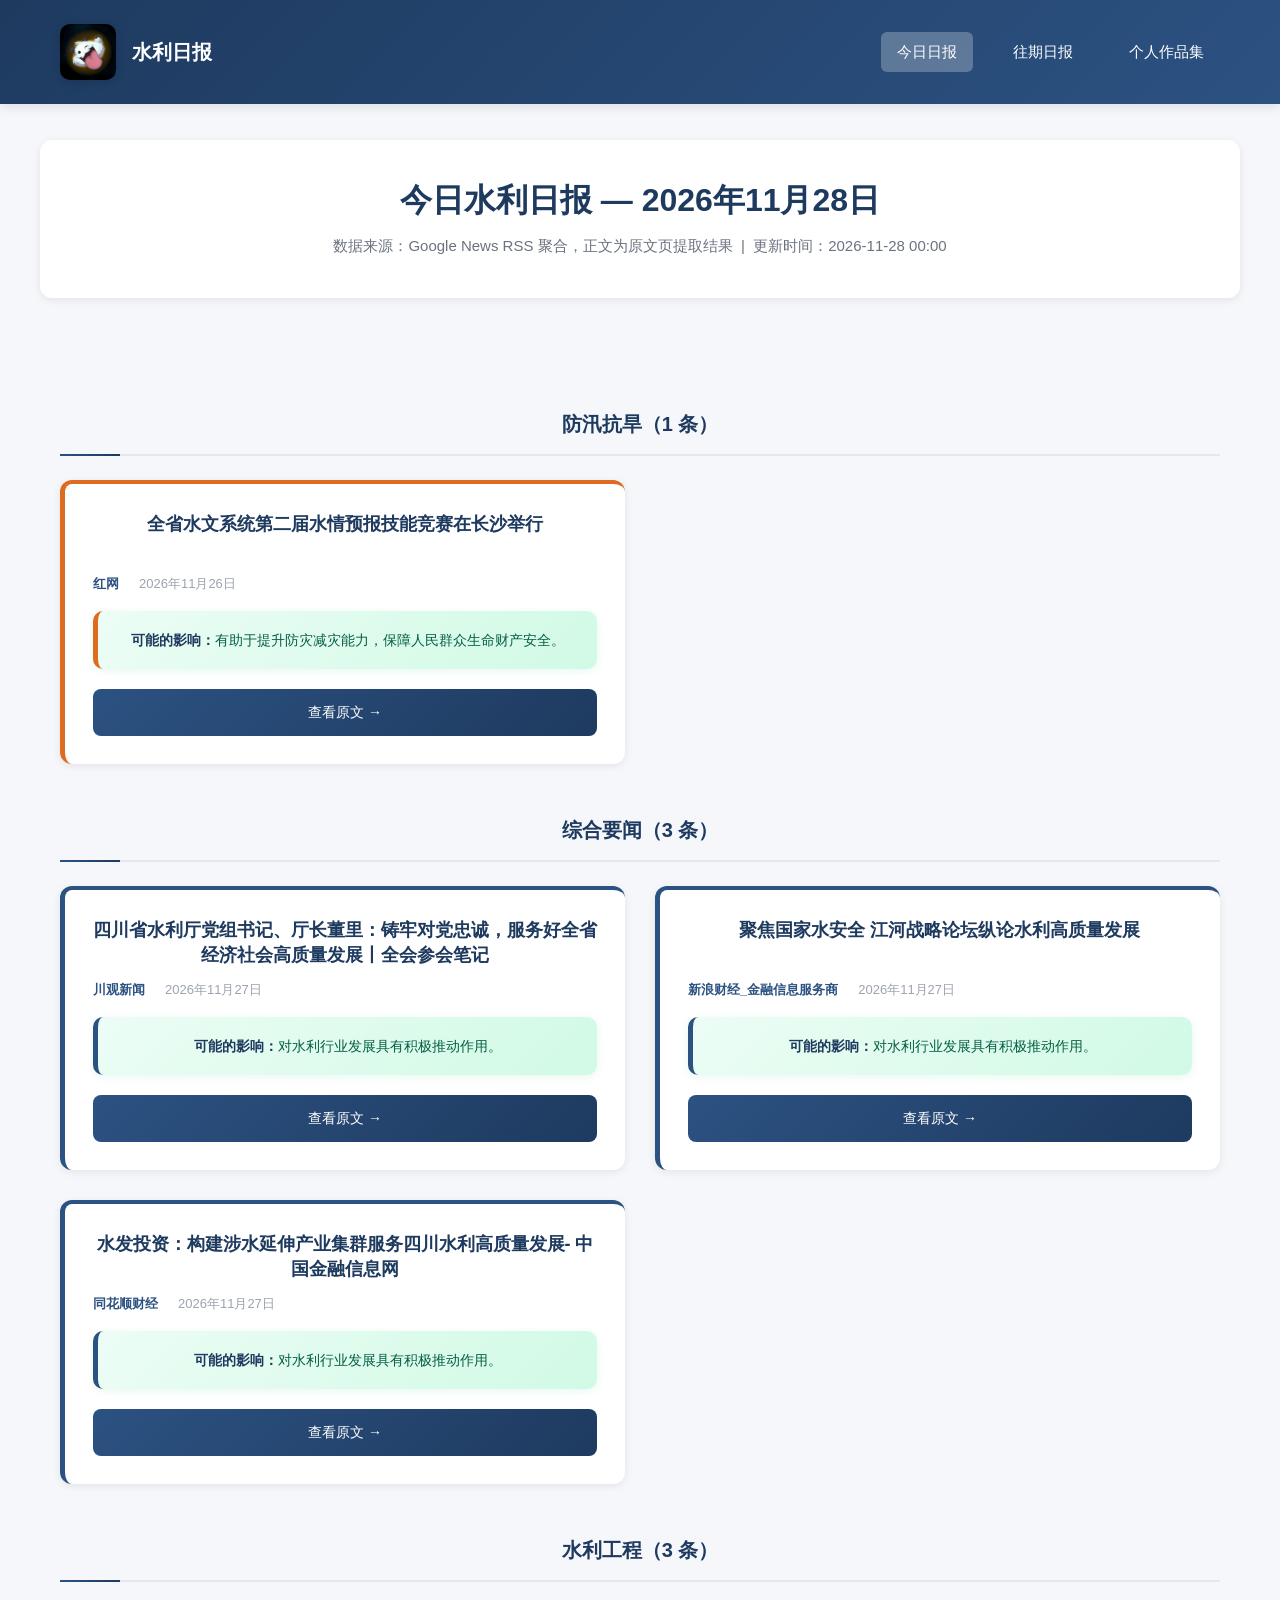
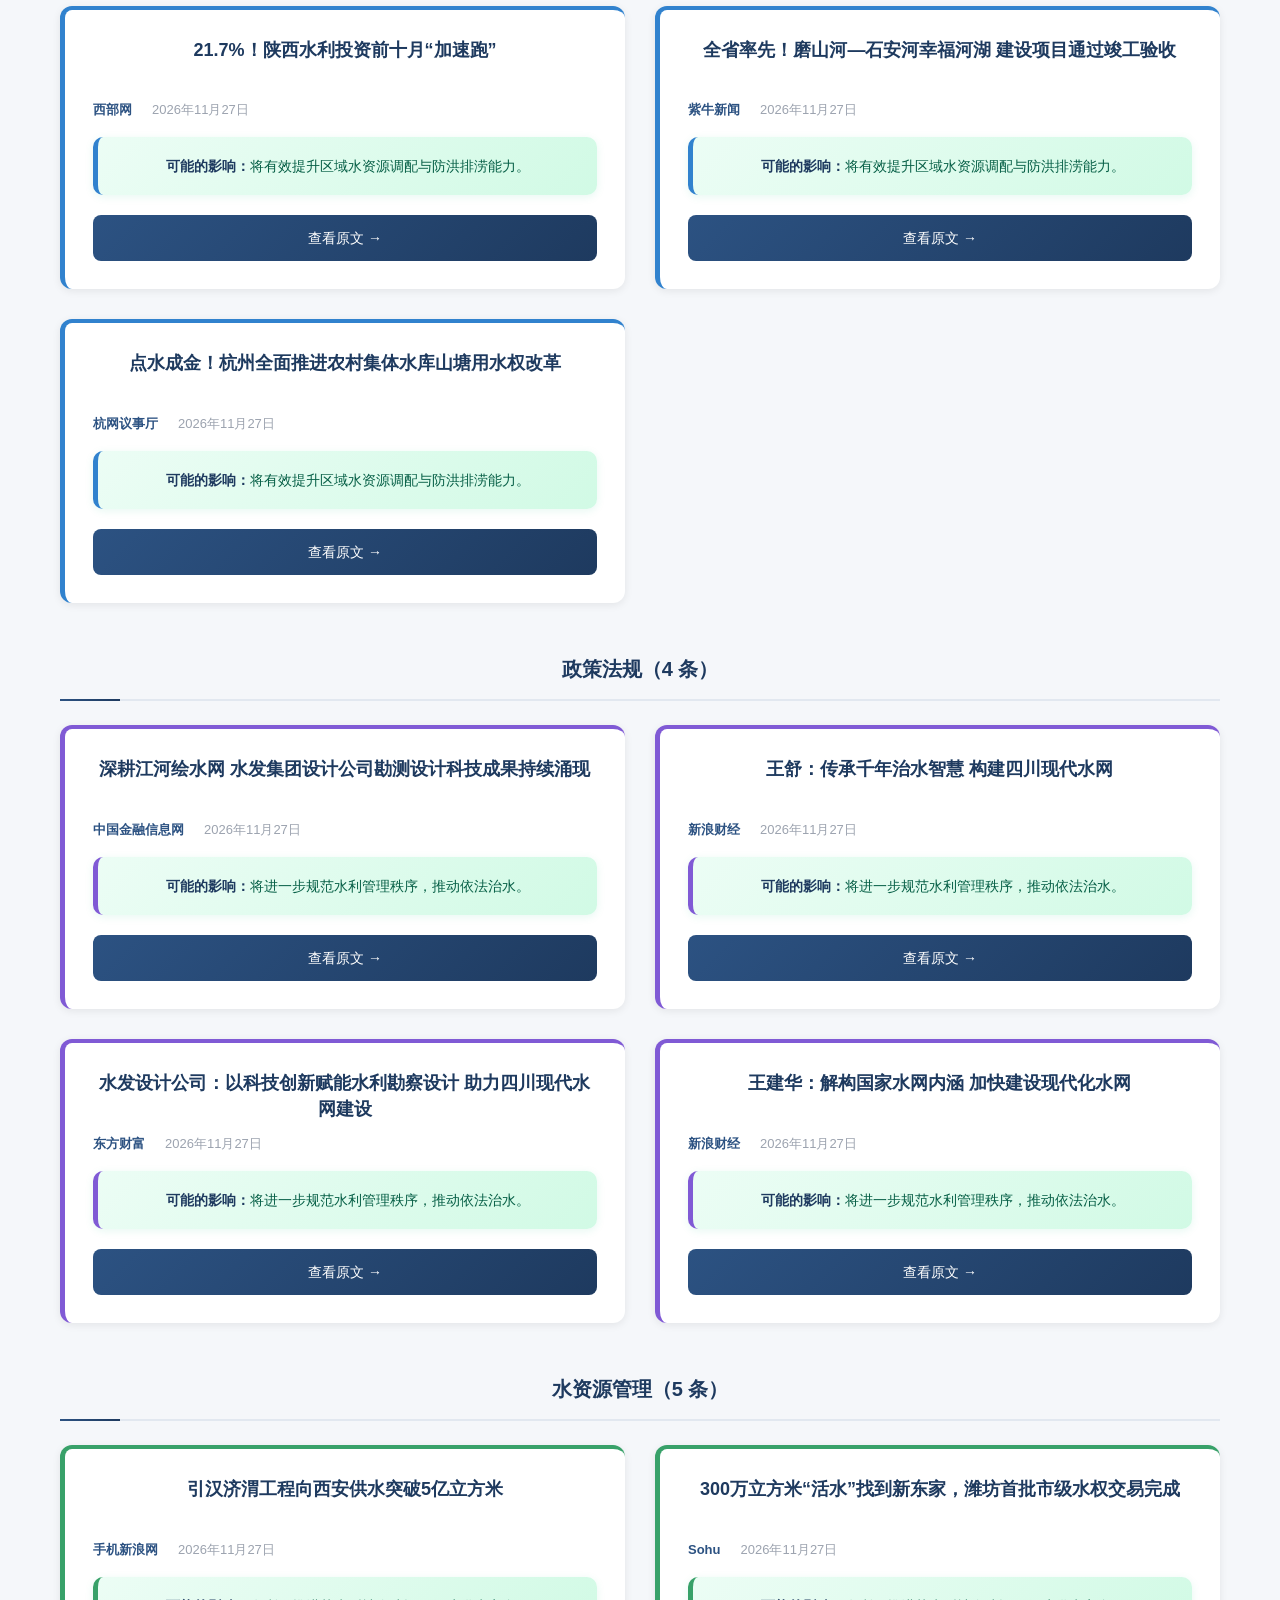
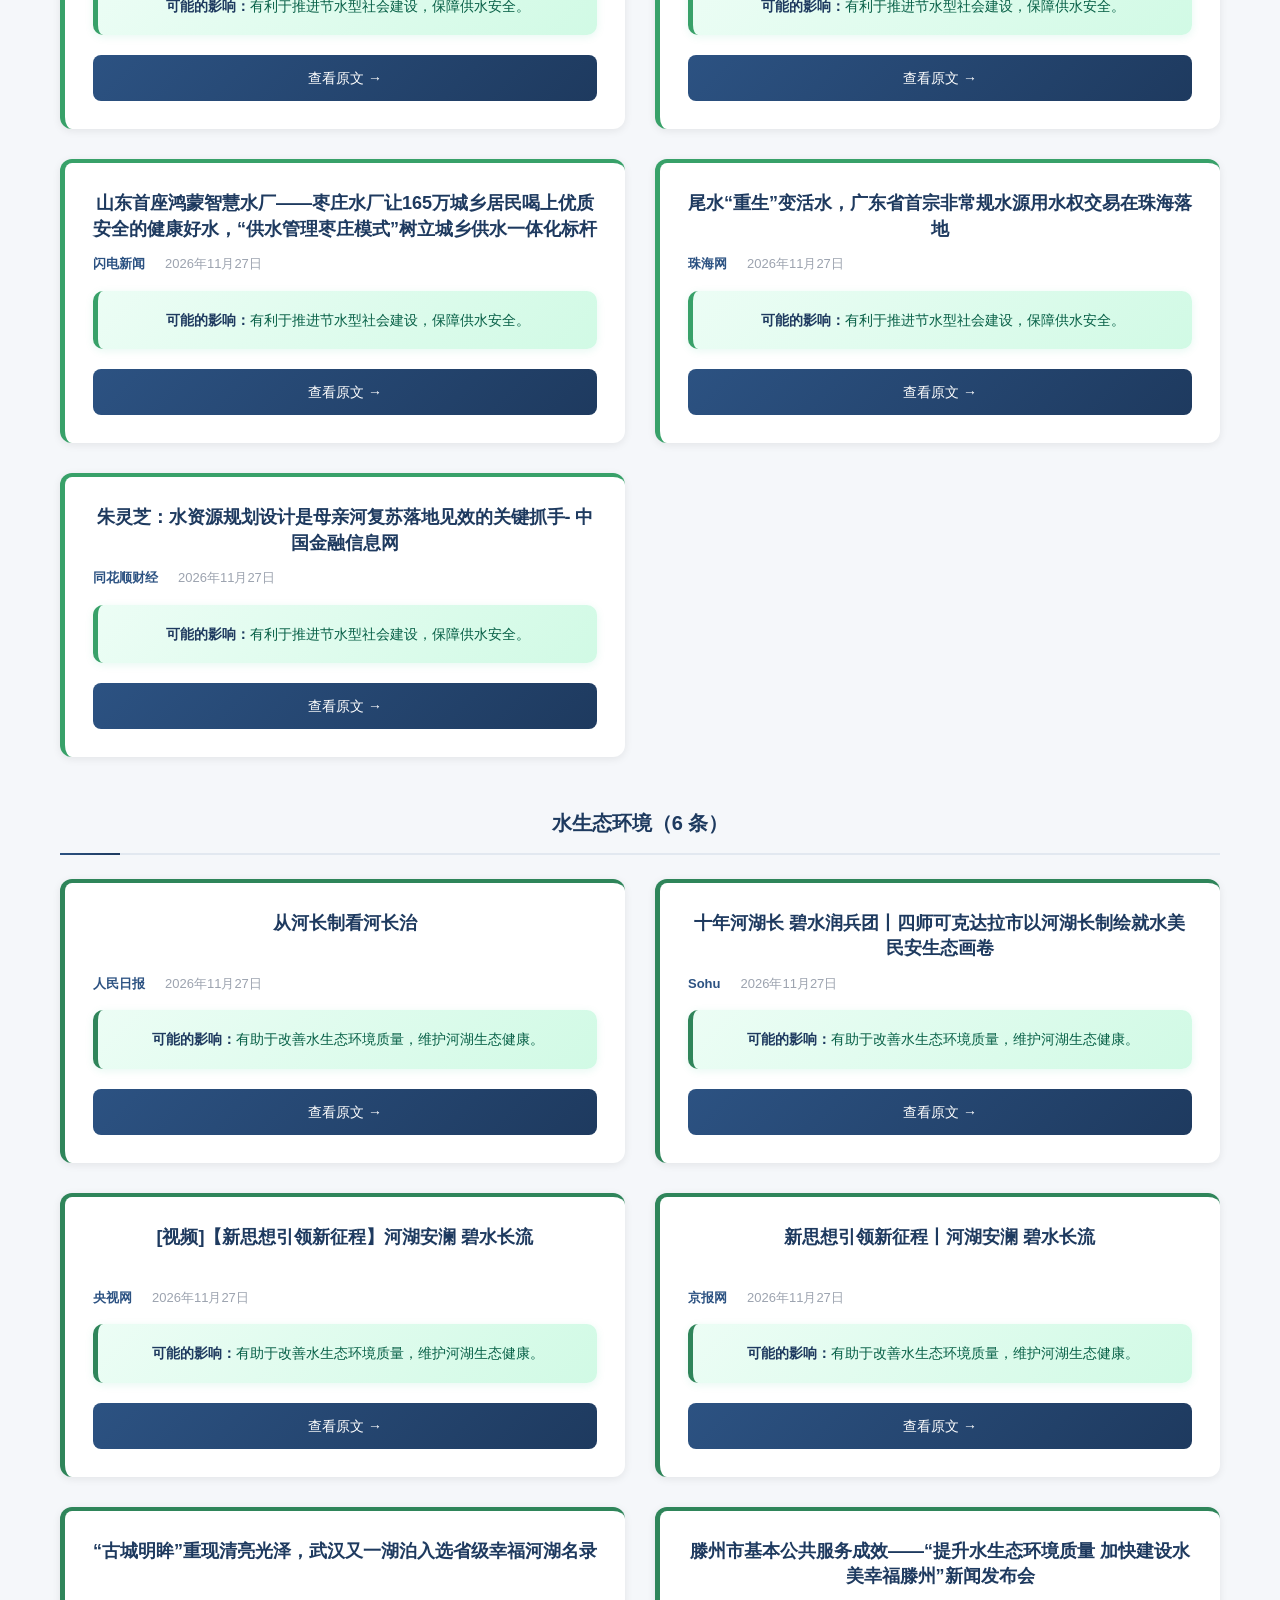
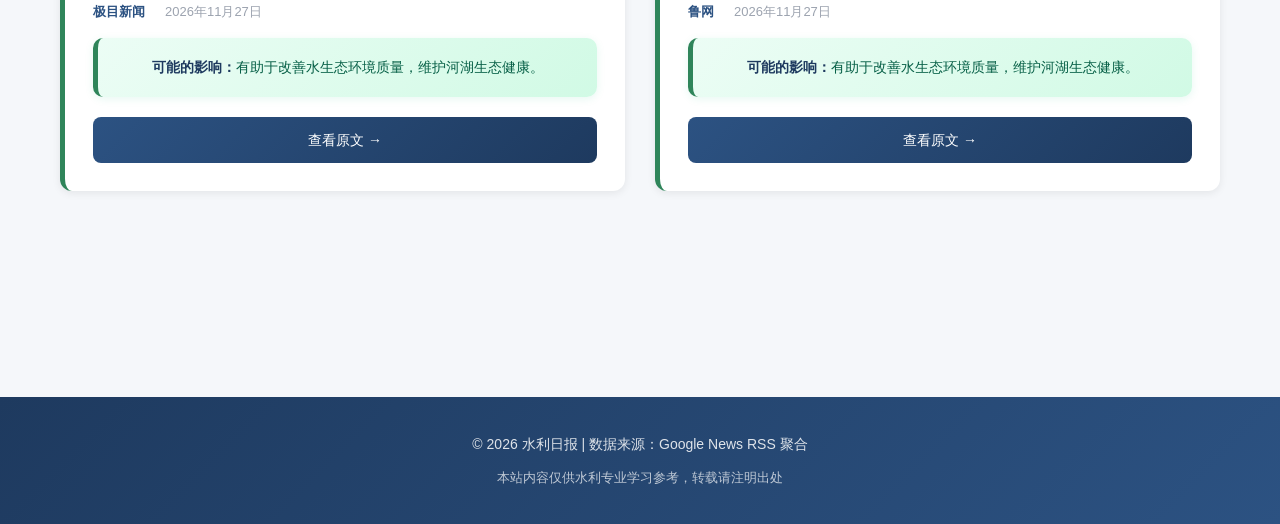
<file: index.html>
<!DOCTYPE html>
<html lang="zh-CN">
<head>
    <meta charset="UTF-8">
    <meta name="viewport" content="width=device-width, initial-scale=1.0">
    <meta name="description" content="水利日报 - 每日自动更新的水利行业权威资讯">
    <meta name="keywords" content="水利,水利日报,Google News RSS,水利新闻,防汛抗旱">
    <title>水利日报</title>
    <link rel="stylesheet" href="css/style.css">
</head>
<body>
    <header class="header">
        <div class="container header-content">
            <div class="logo">
                <img src="魄罗.jpg" alt="水利日报 Logo" class="logo-icon">
                <div class="logo-text">
                    <span class="logo-title">水利日报</span>
                </div>
            </div>
            <nav class="nav-menu">
                <a href="index.html" class="active">今日日报</a>
                <a href="archive.html">往期日报</a>
                <a href="https://wilfredox.github.io/self-introduction/" target="_blank" rel="noopener noreferrer">个人作品集</a>
            </nav>
        </div>
    </header>

    <main class="container main-content">
        <div class="page-header">
            <h1 class="page-title" id="report-title">水利日报</h1>
            <p class="page-subtitle">
                数据来源：Google News RSS 聚合，正文为原文页提取结果
                &nbsp;|&nbsp; 更新时间：<span id="update-time">加载中...</span>
            </p>
        </div>

        <div id="news-container" class="loading">
            <div class="loading-spinner"></div>
            <p>正在加载新闻数据...</p>
        </div>
    </main>

    <footer class="footer">
        <div class="container footer-content">
            <p class="footer-text">© 2026 水利日报 | 数据来源：Google News RSS 聚合</p>
            <p class="footer-text">本站内容仅供水利专业学习参考，转载请注明出处</p>
        </div>
    </footer>

    <script src="js/app.js"></script>
</body>
</html>
</file>
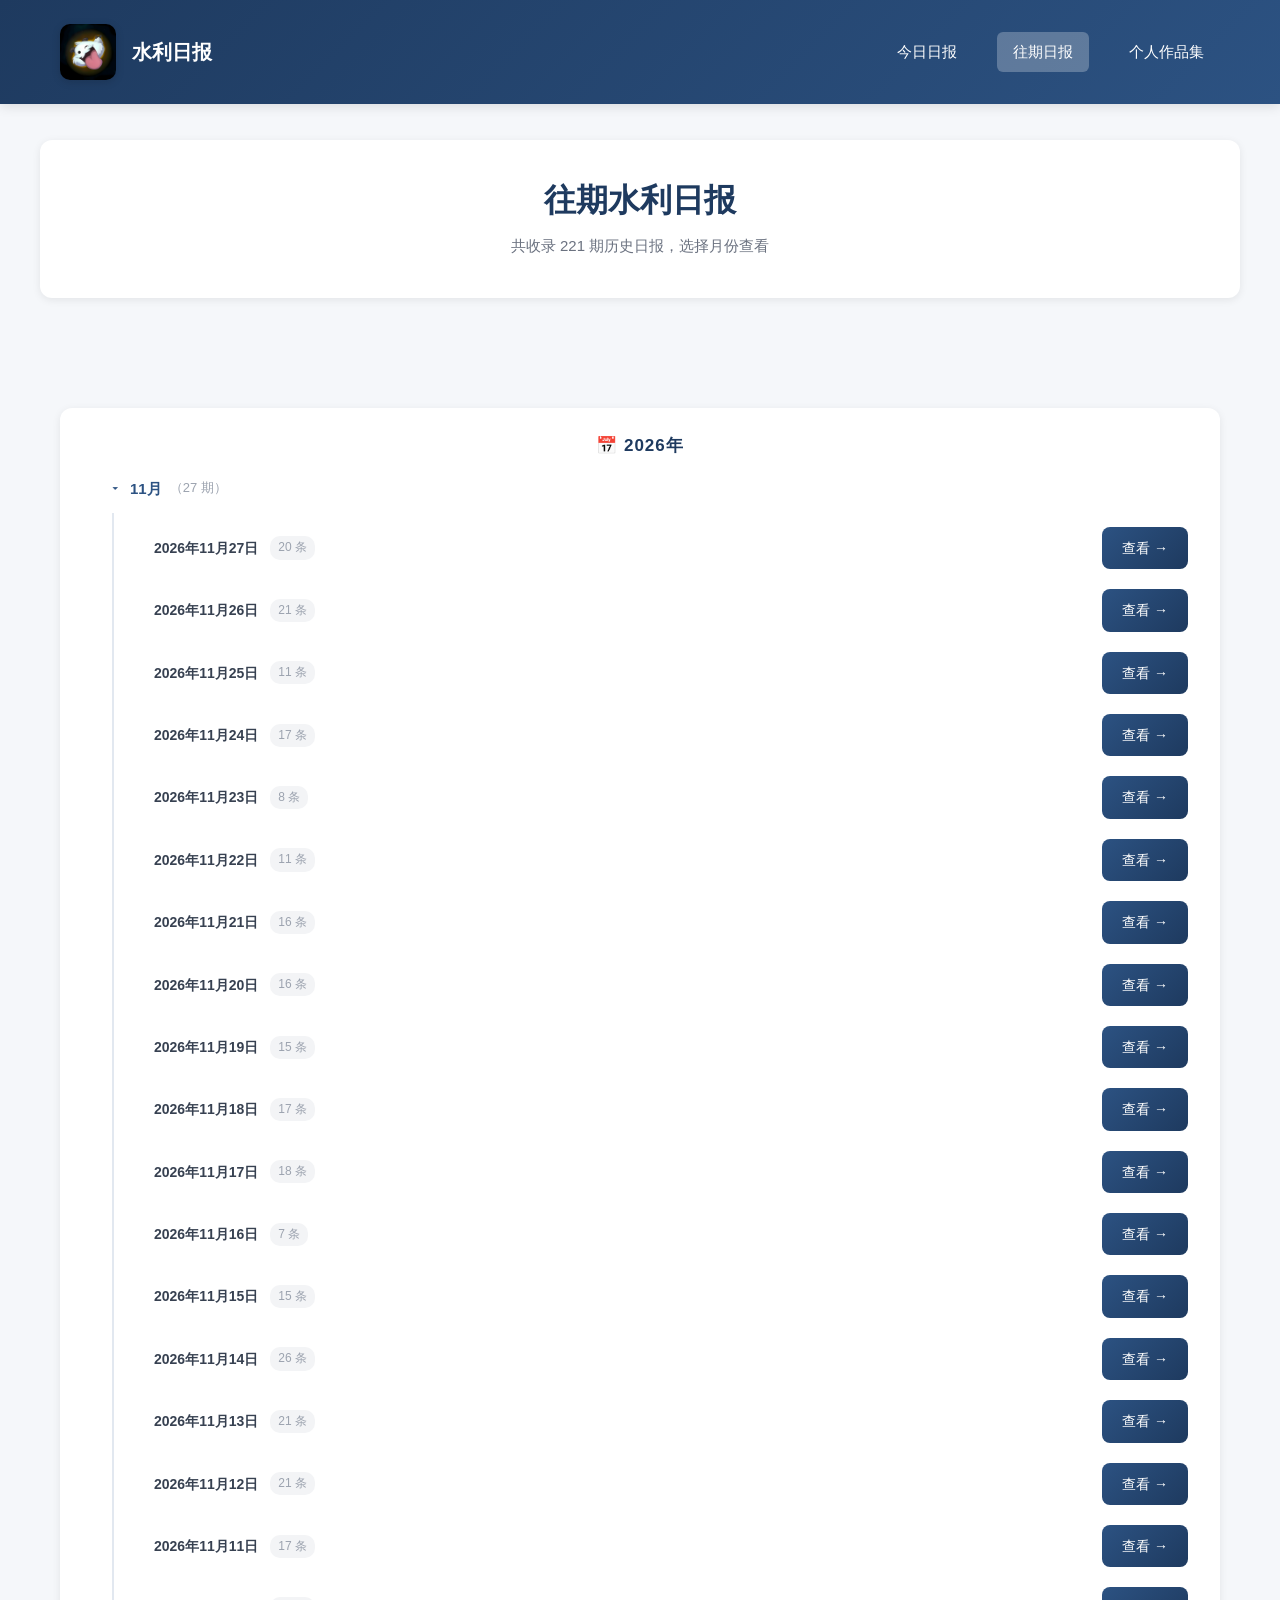
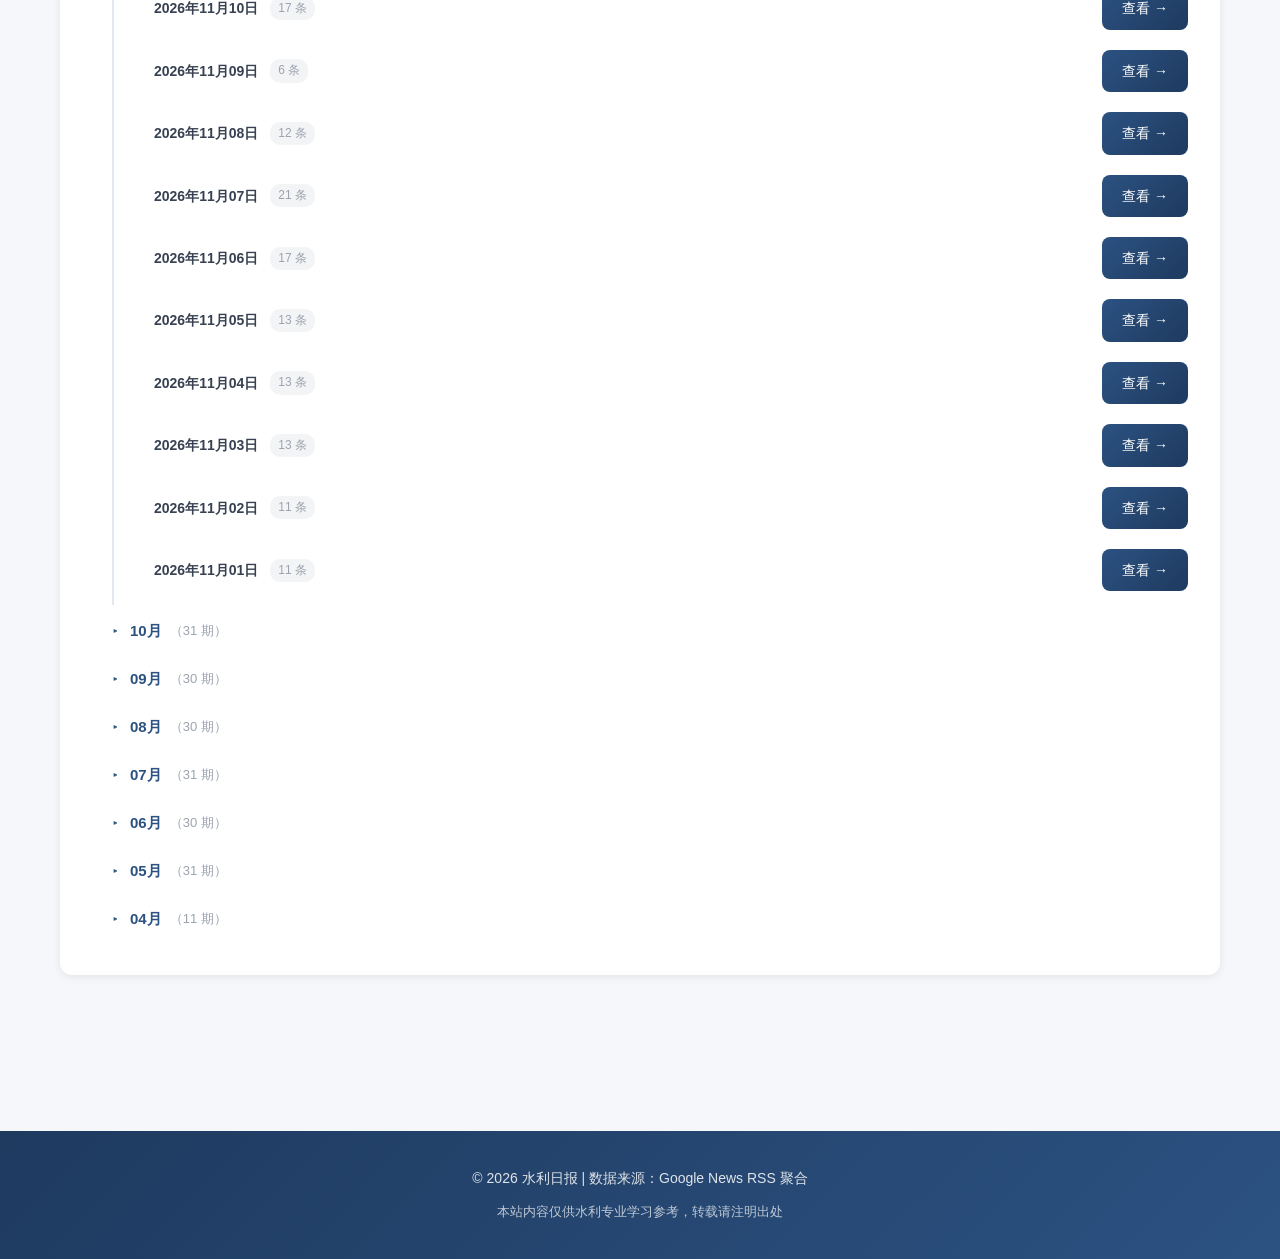
<file: archive.html>
<!DOCTYPE html>
<html lang="zh-CN">
<head>
    <meta charset="UTF-8">
    <meta name="viewport" content="width=device-width, initial-scale=1.0">
    <title>往期水利日报</title>
    <link rel="stylesheet" href="css/style.css">
</head>
<body>
    <header class="header">
        <div class="container header-content">
            <div class="logo">
                <img src="魄罗.jpg" alt="水利日报 Logo" class="logo-icon">
                <div class="logo-text">
                    <span class="logo-title">水利日报</span>
                </div>
            </div>
            <nav class="nav-menu">
                <a href="index.html">今日日报</a>
                <a href="archive.html" class="active">往期日报</a>
                <a href="https://wilfredox.github.io/self-introduction/" target="_blank" rel="noopener noreferrer">个人作品集</a>
            </nav>
        </div>
    </header>

    <main class="container main-content">
        <div class="page-header">
            <h1 class="page-title">往期水利日报</h1>
            <p class="page-subtitle" id="archive-subtitle">按日期归档的历史日报，点击日期查看完整内容</p>
        </div>

        <div id="archive-container" class="loading">
            <div class="loading-spinner"></div>
            <p>正在加载历史数据...</p>
        </div>
    </main>

    <footer class="footer">
        <div class="container footer-content">
            <p class="footer-text">© 2026 水利日报 | 数据来源：Google News RSS 聚合</p>
            <p class="footer-text">本站内容仅供水利专业学习参考，转载请注明出处</p>
        </div>
    </footer>

    <script src="js/archive.js"></script>
</body>
</html>
</file>
<file: css/style.css>
/* 水利日报 - 通用样式 */
* {
    margin: 0;
    padding: 0;
    box-sizing: border-box;
}

body {
    font-family: 'Helvetica Neue', Helvetica, Arial, sans-serif;
    background-color: #f5f7fa;
    line-height: 1.6;
    color: #333;
    overflow-x: hidden;
}

.container {
    max-width: 1200px;
    width: 100%;
    margin: 0 auto;
    padding: 0 20px;
}

/* 顶部导航 */
.header {
    background: linear-gradient(135deg, #1e3a5f 0%, #2c5282 100%);
    color: white;
    padding: 24px 0;
    box-shadow: 0 2px 12px rgba(0, 0, 0, 0.12);
    position: sticky;
    top: 0;
    z-index: 1000;
}

.header-content {
    display: flex;
    justify-content: space-between;
    align-items: center;
    gap: 24px;
    flex-wrap: wrap;
}

.logo {
    font-size: 22px;
    font-weight: 700;
    display: flex;
    align-items: center;
    gap: 16px;
}

.logo-icon {
    width: 56px;
    height: 56px;
    object-fit: cover;
    border-radius: 10px;
    box-shadow: 0 2px 8px rgba(0, 0, 0, 0.15);
}

.logo-text {
    display: flex;
    flex-direction: column;
}

.logo-title {
    font-size: 20px;
    font-weight: 700;
    line-height: 1.2;
}

.nav-menu {
    display: flex;
    align-items: center;
    justify-content: flex-end;
    gap: 24px;
    flex-wrap: wrap;
}

.nav-menu a {
    color: white;
    text-decoration: none;
    font-size: 15px;
    font-weight: 500;
    padding: 8px 16px;
    border-radius: 6px;
    transition: all 0.3s;
    white-space: nowrap;
}

.nav-menu a:hover {
    background: rgba(255, 255, 255, 0.15);
    transform: translateY(-1px);
}

.nav-menu a.active {
    background: rgba(255, 255, 255, 0.25);
}

/* 主要内容区域 */
.main-content {
    padding: 36px 0;
}

.page-header {
    text-align: center;
    margin-bottom: 50px;
    padding: 40px 30px;
    background: white;
    border-radius: 12px;
    box-shadow: 0 2px 8px rgba(0, 0, 0, 0.08);
    max-width: 100%;
}

.page-title {
    font-size: 32px;
    color: #1e3a5f;
    margin-bottom: 12px;
    font-weight: 700;
    line-height: 1.3;
    overflow-wrap: anywhere;
    word-break: break-word;
}

.page-subtitle {
    color: #6b7280;
    font-size: 15px;
    font-weight: 400;
    overflow-wrap: anywhere;
}

/* 新闻网格布局 */
.news-grid {
    display: grid;
    grid-template-columns: repeat(2, minmax(0, 1fr));
    gap: 30px;
    margin-bottom: 50px;
    max-width: 100%;
}

@media (max-width: 768px) {
    .header {
        padding: 18px 0;
    }

    .header-content {
        flex-direction: column;
        align-items: flex-start;
    }

    .nav-menu {
        width: 100%;
        justify-content: flex-start;
        gap: 10px;
    }

    .nav-menu a {
        padding: 7px 12px;
        font-size: 14px;
    }

    .main-content {
        padding: 36px 20px;
    }

    .page-header {
        padding: 34px 20px;
        margin-bottom: 42px;
    }

    .page-title {
        max-width: 310px;
        margin-left: auto;
        margin-right: auto;
        font-size: 22px;
        line-height: 1.35;
        white-space: normal;
        word-break: break-all;
    }

    .page-subtitle {
        max-width: 310px;
        margin-left: auto;
        margin-right: auto;
        font-size: 14px;
    }

    .news-grid {
        grid-template-columns: minmax(0, 1fr);
        gap: 20px;
    }

    .news-card {
        padding: 24px;
    }

    .news-card h3 {
        min-height: auto;
        word-break: break-all;
    }
}

/* 分类区块 */
.category-section {
    margin-bottom: 40px;
    --category-accent: #2c5282;
    --impact-accent: #10b981;
    min-width: 0;
    max-width: 100%;
}

.category-section:last-child {
    margin-bottom: 0;
}

.category-title {
    font-size: 20px;
    font-weight: 700;
    color: #1e3a5f;
    margin-bottom: 20px;
    padding-bottom: 12px;
    border-bottom: 2px solid #e2e8f0;
    position: relative;
}

.category-title::before {
    content: '';
    position: absolute;
    bottom: -2px;
    left: 0;
    width: 60px;
    height: 2px;
    background: var(--category-accent);
}

/* 新闻卡片 */
.news-card {
    background: white;
    border-radius: 12px;
    padding: 28px;
    box-shadow: 0 2px 8px rgba(0, 0, 0, 0.08);
    transition: transform 0.3s, box-shadow 0.3s;
    border-left: 5px solid var(--category-accent);
    border-top: 4px solid var(--category-accent);
    display: flex;
    flex-direction: column;
    height: 100%;
    min-width: 0;
    max-width: 100%;
    overflow: hidden;
}

.news-card:hover {
    transform: translateY(-4px);
    box-shadow: 0 8px 24px rgba(0, 0, 0, 0.12);
}

.news-card h3 {
    font-size: 18px;
    color: #1e3a5f;
    margin-bottom: 12px;
    font-weight: 700;
    line-height: 1.4;
    min-height: 50.4px;
    overflow-wrap: anywhere;
    word-break: break-word;
}

.news-meta {
    font-size: 13px;
    color: #6b7280;
    margin-bottom: 16px;
    display: flex;
    flex-wrap: wrap;
    gap: 20px;
}

.news-source {
    color: #2c5282;
    font-weight: 600;
}

.news-date {
    color: #9ca3af;
}

.news-content {
    font-size: 15px;
    color: #374151;
    margin-bottom: 20px;
    line-height: 1.6;
    letter-spacing: 0.5px;
    flex-grow: 1;
}

.news-content p {
    margin-bottom: 8px;
    line-height: 1.6;
}

.news-impact {
    background: linear-gradient(135deg, #ecfdf5 0%, #d1fae5 100%);
    padding: 18px 22px;
    border-radius: 10px;
    font-size: 14px;
    color: #065f46;
    border-left: 5px solid var(--impact-accent);
    margin-bottom: 20px;
    box-shadow: 0 2px 8px rgba(16, 185, 129, 0.1);
}

.news-impact strong {
    color: #1e3a5f;
    font-weight: 600;
}

.news-link {
    display: inline-block;
    margin-top: auto;
    padding: 12px 28px;
    background: linear-gradient(135deg, #2c5282 0%, #1e3a5f 100%);
    color: white;
    text-decoration: none;
    border-radius: 8px;
    font-size: 14px;
    font-weight: 500;
    transition: transform 0.2s, box-shadow 0.2s;
    text-align: center;
}

.news-link:hover {
    transform: translateY(-2px);
    box-shadow: 0 4px 12px rgba(44, 82, 130, 0.3);
}

/* 分类标签（保留兼容性） */
.category-tags {
    display: flex;
    gap: 10px;
    flex-wrap: wrap;
    margin-bottom: 20px;
}

.category-tag {
    padding: 8px 16px;
    background: linear-gradient(135deg, #e7f5ff 0%, #dbeafe 100%);
    color: #2c5282;
    border-radius: 20px;
    font-size: 13px;
    font-weight: 600;
    transition: transform 0.2s;
}

.category-tag:hover {
    transform: translateY(-2px);
}

/* 历史记录页面 */
.archive-list {
    background: white;
    border-radius: 12px;
    box-shadow: 0 2px 8px rgba(0, 0, 0, 0.08);
    overflow: hidden;
}

.archive-header {
    padding: 30px 40px;
    background: linear-gradient(135deg, #f8fafc 0%, #f1f5f9 100%);
    border-bottom: 1px solid #e2e8f0;
}

.archive-header h3 {
    font-size: 24px;
    color: #1e3a5f;
    margin-bottom: 8px;
    font-weight: 700;
}

.archive-header p {
    font-size: 14px;
    color: #6b7280;
}

.archive-item {
    display: flex;
    justify-content: space-between;
    align-items: center;
    padding: 24px 40px;
    border-bottom: 1px solid #f1f5f9;
    transition: background 0.3s;
}

.archive-item:hover {
    background: #f8fafc;
}

.archive-item:last-child {
    border-bottom: none;
}

.archive-info {
    flex: 1;
    padding-right: 20px;
}

.archive-title {
    font-size: 16px;
    color: #1e3a5f;
    font-weight: 600;
    margin-bottom: 8px;
    line-height: 1.4;
    display: -webkit-box;
    -webkit-line-clamp: 2;
    -webkit-box-orient: vertical;
    overflow: hidden;
}

.archive-meta {
    font-size: 13px;
    color: #9ca3af;
}

.archive-link {
    color: #2c5282;
    text-decoration: none;
    padding: 10px 20px;
    background: linear-gradient(135deg, #2c5282 0%, #1e3a5f 100%);
    color: white;
    border-radius: 8px;
    font-size: 14px;
    font-weight: 500;
    transition: transform 0.2s, box-shadow 0.2s;
    white-space: nowrap;
}

.archive-link:hover {
    transform: translateY(-2px);
    box-shadow: 0 4px 12px rgba(44, 82, 130, 0.3);
}

/* 分页 */
.pagination {
    display: flex;
    justify-content: center;
    gap: 12px;
    margin-top: 50px;
    padding-bottom: 20px;
}

.pagination button {
    padding: 10px 20px;
    background: white;
    border: 2px solid #e2e8f0;
    border-radius: 8px;
    cursor: pointer;
    font-size: 14px;
    font-weight: 500;
    color: #4b5563;
    transition: all 0.3s;
}

.pagination button:hover {
    background: linear-gradient(135deg, #2c5282 0%, #1e3a5f 100%);
    color: white;
    border-color: #1e3a5f;
    transform: translateY(-2px);
    box-shadow: 0 4px 12px rgba(44, 82, 130, 0.2);
}

.pagination button.active {
    background: linear-gradient(135deg, #2c5282 0%, #1e3a5f 100%);
    color: white;
    border-color: #1e3a5f;
    transform: translateY(-2px);
    box-shadow: 0 4px 12px rgba(44, 82, 130, 0.2);
}

/* 页脚 */
.footer {
    background: linear-gradient(135deg, #1e3a5f 0%, #2c5282 100%);
    color: white;
    padding: 36px 0;
    margin-top: 60px;
}

.footer-content {
    text-align: center;
}

.footer-text {
    font-size: 14px;
    opacity: 0.85;
    line-height: 1.6;
}

.footer-text:last-child {
    margin-top: 12px;
    opacity: 0.7;
    font-size: 13px;
}

/* 分类样式 */
.category-section h4 {
    font-size: 20px;
    font-weight: 700;
    color: #1e3a5f;
    margin-bottom: 24px;
    padding-bottom: 14px;
    border-bottom: 2px solid #e2e8f0;
    position: relative;
}

.category-section h4::before {
    content: '';
    position: absolute;
    bottom: -2px;
    left: 0;
    width: 60px;
    height: 2px;
    background: linear-gradient(135deg, #2c5282 0%, #1e3a5f 100%);
}

.category-综合要闻 {
    --category-accent: #2c5282;
    --impact-accent: #2c5282;
}

.category-防汛抗旱 {
    --category-accent: #dd6b20;
    --impact-accent: #dd6b20;
}

.category-水利工程 {
    --category-accent: #3182ce;
    --impact-accent: #3182ce;
}

.category-水资源管理 {
    --category-accent: #38a169;
    --impact-accent: #38a169;
}

.category-水生态环境 {
    --category-accent: #2f855a;
    --impact-accent: #2f855a;
}

.category-政策法规 {
    --category-accent: #805ad5;
    --impact-accent: #805ad5;
}

/* 加载状态 */
.loading {
    text-align: center;
    padding: 60px 20px;
    color: #6b7280;
}

.loading-spinner {
    border: 4px solid #f3f3f3;
    border-top: 4px solid #2c5282;
    border-radius: 50%;
    width: 50px;
    height: 50px;
    animation: spin 1s linear infinite;
    margin: 0 auto 20px;
}

@keyframes spin {
    0% { transform: rotate(0deg); }
    100% { transform: rotate(360deg); }
}

/* 空状态 */
.empty-state {
    text-align: center;
    padding: 60px 20px;
    color: #666;
}

.empty-state-icon {
    font-size: 48px;
    margin-bottom: 15px;
    opacity: 0.3;
}

/* 月份筛选器 */
.month-filter {
    display: flex;
    align-items: center;
    gap: 15px;
    margin-bottom: 30px;
    padding: 20px 30px;
    background: white;
    border-radius: 10px;
    box-shadow: 0 2px 8px rgba(0, 0, 0, 0.08);
}

.month-filter label {
    font-size: 15px;
    font-weight: 600;
    color: #1e3a5f;
    white-space: nowrap;
}

.date-filter-select {
    padding: 10px 16px;
    font-size: 14px;
    border: 2px solid #e2e8f0;
    border-radius: 8px;
    color: #1e3a5f;
    background: white;
    cursor: pointer;
    transition: all 0.3s;
    font-family: inherit;
    min-width: 180px;
}

.date-filter-select:hover {
    border-color: #2c5282;
}

.date-filter-select:focus {
    outline: none;
    border-color: #2c5282;
    box-shadow: 0 0 0 3px rgba(44, 82, 130, 0.1);
}

/* 日期列表 */
.date-list {
    background: white;
    border-radius: 12px;
    box-shadow: 0 2px 8px rgba(0, 0, 0, 0.08);
    overflow: hidden;
}

.date-item {
    display: flex;
    justify-content: space-between;
    align-items: center;
    padding: 28px 40px;
    border-bottom: 1px solid #f1f5f9;
    transition: background 0.3s, transform 0.2s;
    cursor: pointer;
}

.date-item:hover {
    background: #f8fafc;
    transform: translateX(4px);
}

.date-item:last-child {
    border-bottom: none;
}

.date-info {
    flex: 1;
    padding-right: 20px;
}

.date-title {
    font-size: 18px;
    color: #1e3a5f;
    font-weight: 700;
    margin-bottom: 6px;
    line-height: 1.4;
}

.date-meta {
    font-size: 14px;
    color: #9ca3af;
}

.date-link {
    color: #2c5282;
    text-decoration: none;
    padding: 10px 20px;
    background: linear-gradient(135deg, #2c5282 0%, #1e3a5f 100%);
    color: white;
    border-radius: 8px;
    font-size: 14px;
    font-weight: 500;
    transition: transform 0.2s, box-shadow 0.2s;
    white-space: nowrap;
}

.date-link:hover {
    transform: translateY(-2px);
    box-shadow: 0 4px 12px rgba(44, 82, 130, 0.3);
}

/* 日期详情页 */
.archive-detail {
    background: white;
    border-radius: 12px;
    box-shadow: 0 2px 8px rgba(0, 0, 0, 0.08);
    overflow: hidden;
}

.detail-header {
    padding: 40px 40px 30px;
    background: linear-gradient(135deg, #f8fafc 0%, #f1f5f9 100%);
    border-bottom: 2px solid #e2e8f0;
    position: relative;
}

.back-button {
    display: inline-flex;
    align-items: center;
    gap: 8px;
    padding: 10px 20px;
    background: white;
    border: 2px solid #e2e8f0;
    color: #2c5282;
    text-decoration: none;
    border-radius: 8px;
    font-size: 14px;
    font-weight: 500;
    transition: all 0.3s;
    margin-bottom: 20px;
}

.back-button:hover {
    background: linear-gradient(135deg, #2c5282 0%, #1e3a5f 100%);
    color: white;
    border-color: #1e3a5f;
    transform: translateY(-2px);
    box-shadow: 0 4px 12px rgba(44, 82, 130, 0.2);
}

.detail-title {
    font-size: 28px;
    color: #1e3a5f;
    margin-bottom: 8px;
    font-weight: 700;
    line-height: 1.3;
}

.detail-subtitle {
    font-size: 15px;
    color: #6b7280;
    font-weight: 400;
}

/* ── 往期日报：年月树形结构 ──────────────────────────── */
.archive-tree {
    background: white;
    border-radius: 12px;
    box-shadow: 0 2px 8px rgba(0,0,0,0.08);
    overflow: hidden;
    padding: 10px 0;
}

.tree-year {
    border-bottom: 1px solid #f1f5f9;
    padding-bottom: 8px;
    margin-bottom: 4px;
}
.tree-year:last-child { border-bottom: none; }

.tree-year-label {
    font-size: 17px;
    font-weight: 700;
    color: #1e3a5f;
    padding: 14px 32px 8px;
    letter-spacing: 1px;
}

.tree-months { padding: 0 16px 8px 32px; }

.tree-month { margin-bottom: 4px; }

.tree-month-label {
    display: flex;
    align-items: center;
    gap: 8px;
    padding: 10px 16px;
    border-radius: 8px;
    cursor: pointer;
    transition: background 0.2s;
    user-select: none;
}
.tree-month-label:hover { background: #f0f4f8; }

.tree-arrow {
    font-size: 13px;
    color: #2c5282;
    width: 14px;
    display: inline-block;
    transition: transform 0.2s;
}

.tree-month-name {
    font-size: 15px;
    font-weight: 600;
    color: #2c5282;
}

.tree-month-count {
    font-size: 13px;
    color: #9ca3af;
}

.tree-days {
    padding: 4px 0 4px 24px;
    border-left: 2px solid #e2e8f0;
    margin-left: 20px;
    margin-top: 2px;
}

.tree-day-item {
    display: flex;
    justify-content: space-between;
    align-items: center;
    padding: 10px 16px;
    border-radius: 8px;
    transition: background 0.2s, transform 0.15s;
    cursor: pointer;
}
.tree-day-item:hover {
    background: #f8fafc;
    transform: translateX(3px);
}

.day-info {
    display: flex;
    align-items: center;
    gap: 12px;
}

.day-label {
    font-size: 14px;
    font-weight: 600;
    color: #374151;
}

.day-meta {
    font-size: 12px;
    color: #9ca3af;
    background: #f3f4f6;
    padding: 2px 8px;
    border-radius: 10px;
}
</file>
